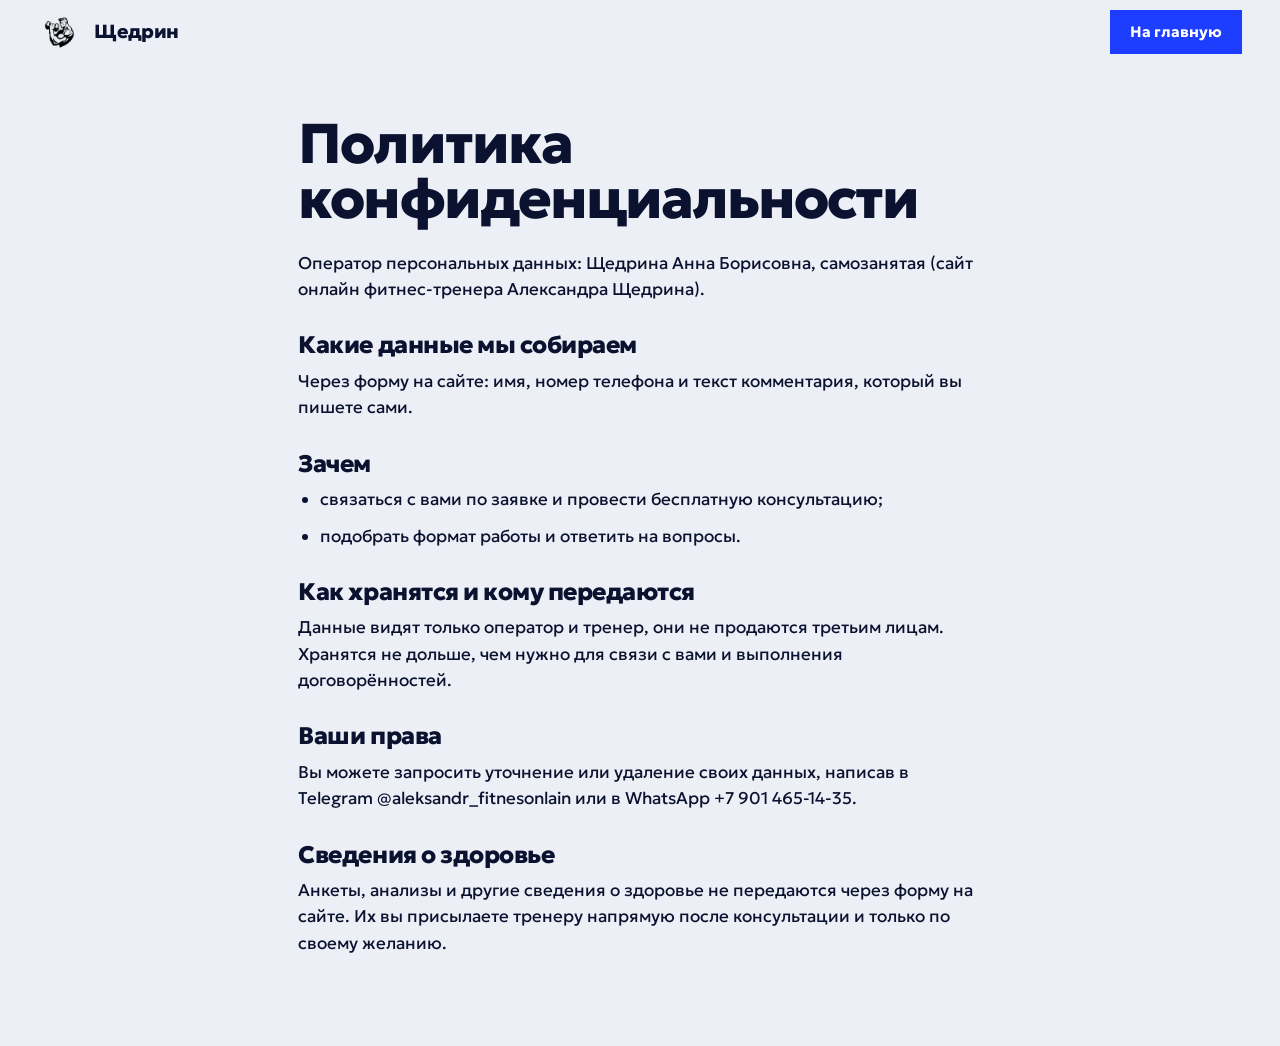
<file: privacy.html>
<!DOCTYPE html>
<html lang="ru"><head><meta charset="utf-8"><meta name="viewport" content="width=device-width, initial-scale=1">
<title>Политика конфиденциальности — Александр Щедрин</title>
<link href="https://fonts.googleapis.com/css2?family=Geologica:wght@400;700;800;900&display=swap" rel="stylesheet">
<link rel="stylesheet" href="styles.css"></head>
<body><header class="header"><div class="header__inner"><a class="logo" href="index.html"><img src="img/logo.png" alt="" width="44" height="44"><span class="logo__t">Щедрин</span></a><a class="btn btn--sm" style="margin-left:auto" href="index.html"><span>На главную</span></a></div></header>
<main class="doc">
<h1>Политика конфиденциальности</h1>
<p>Оператор персональных данных: Щедрина Анна Борисовна, самозанятая (сайт онлайн фитнес-тренера Александра Щедрина).</p>
<h2>Какие данные мы собираем</h2>
<p>Через форму на сайте: имя, номер телефона и текст комментария, который вы пишете сами.</p>
<h2>Зачем</h2>
<ul><li>связаться с вами по заявке и провести бесплатную консультацию;</li><li>подобрать формат работы и ответить на вопросы.</li></ul>
<h2>Как хранятся и кому передаются</h2>
<p>Данные видят только оператор и тренер, они не продаются третьим лицам. Хранятся не дольше, чем нужно для связи с вами и выполнения договорённостей.</p>
<h2>Ваши права</h2>
<p>Вы можете запросить уточнение или удаление своих данных, написав в Telegram @aleksandr_fitnesonlain или в WhatsApp +7 901 465-14-35.</p>
<h2>Сведения о здоровье</h2>
<p>Анкеты, анализы и другие сведения о здоровье не передаются через форму на сайте. Их вы присылаете тренеру напрямую после консультации и только по своему желанию.</p>
</main></body></html>
</file>
<file: styles.css>
:root{
  --bg:#ECEFF5; --bg2:#E0E5F0; --ink:#0A1230; --blue:#1D3DFF; --blue-d:#142BC4; --white:#fff;
  --m:clamp(16px,3vw,44px);
  --ease:cubic-bezier(.22,1,.36,1);
  --sec:clamp(88px,12vw,200px);
  --f:'Geologica',system-ui,-apple-system,'Segoe UI',Arial,sans-serif;
}
*,*::before,*::after{box-sizing:border-box}
html{scroll-behavior:auto;-webkit-text-size-adjust:100%}
html.lenis,html.lenis body{height:auto}
.lenis.lenis-smooth{scroll-behavior:auto!important}
body{margin:0;background:var(--bg);color:var(--ink);font:400 17px/1.55 var(--f);overflow-x:hidden;-webkit-font-smoothing:antialiased}
img{display:block;max-width:100%}
a{color:inherit}
h1,h2,h3,p,ul,ol,dl,dd,figure{margin:0}
ul,ol{padding:0;list-style:none}
button,input,textarea{font:inherit;color:inherit}
:focus-visible{outline:3px solid var(--blue);outline-offset:3px}
::selection{background:var(--blue);color:#fff}
.sr{position:absolute;width:1px;height:1px;overflow:hidden;clip:rect(0 0 0 0);white-space:nowrap}
.wrap{padding-inline:var(--m);max-width:1760px;margin-inline:auto}
.sec{padding-block:var(--sec)}

h1,h2{font-weight:800;letter-spacing:-.035em;line-height:.98}
h2{font-size:clamp(34px,5vw,84px);max-width:19ch}
.w{display:inline-block;overflow:hidden;vertical-align:top;padding-bottom:.1em;margin-bottom:-.1em}
.wi{display:inline-block;will-change:transform}

/* buttons */
.btn{display:inline-flex;align-items:center;justify-content:center;min-height:56px;padding:0 30px;background:var(--blue);color:#fff;font-weight:700;font-size:17px;text-decoration:none;border:0;cursor:pointer;transition:background .25s,transform .25s var(--ease);will-change:transform}
.btn span{display:block;transition:transform .25s var(--ease)}
.btn:hover{background:var(--blue-d)}
.btn:active{transform:scale(.97)}
.btn--sm{min-height:44px;padding:0 20px;font-size:15px}
.btn--ghost{background:transparent;color:var(--ink);box-shadow:inset 0 0 0 3px var(--ink)}
.btn--ghost:hover{background:var(--ink);color:#fff}
.btn--w{background:#fff;color:var(--blue)}
.btn--w:hover{background:var(--ink);color:#fff}
.btn--full{width:100%}
.btn[disabled]{opacity:.7;cursor:default}

/* header */
.header{position:fixed;inset:0 0 auto 0;z-index:50;background:var(--bg);transition:transform .45s var(--ease),background .3s}
.header.scrolled{background:rgba(236,239,245,.96)}
.header.hide{transform:translateY(-100%)}
.header__inner{display:flex;align-items:center;gap:24px;min-width:0;padding:10px var(--m);max-width:1760px;margin:auto}
.logo{display:flex;align-items:center;gap:12px;text-decoration:none;flex-shrink:0;font-weight:800;font-size:19px;letter-spacing:-.02em}
.logo img{width:44px;height:44px;mix-blend-mode:multiply}
.logo__s{font-weight:400;font-size:15px;letter-spacing:0}
.nav{display:flex;gap:30px;margin-left:auto}
.nav a{white-space:nowrap;text-decoration:none;font-weight:500;font-size:16px;position:relative}
.nav a::after{content:"";position:absolute;left:0;right:0;bottom:-4px;height:3px;background:var(--blue);transform:scaleX(0);transform-origin:left;transition:transform .35s var(--ease)}
.nav a:hover::after{transform:scaleX(1)}
.burger{display:none;width:44px;height:44px;border:0;background:none;position:relative;cursor:pointer;margin-left:auto}
.burger i{position:absolute;left:10px;right:10px;height:3px;background:var(--ink);transition:transform .3s var(--ease)}
.burger i:nth-child(1){top:16px}.burger i:nth-child(2){top:25px}
.burger.is-open i:nth-child(1){transform:translateY(4.5px) rotate(45deg)}
.burger.is-open i:nth-child(2){transform:translateY(-4.5px) rotate(-45deg)}

/* hero */
.hero{padding-top:calc(76px + clamp(24px,4vw,64px));padding-bottom:var(--sec)}
.hero__grid{display:grid;grid-template-columns:repeat(12,1fr);column-gap:clamp(16px,2vw,32px);align-items:start}
.hero__text{grid-column:1/9}
.hero__h1{font-size:clamp(40px,7.4vw,136px);letter-spacing:-.04em;line-height:.92;font-weight:900}
.hero__sub{margin-top:clamp(28px,3vw,48px);max-width:44ch;font-size:clamp(17px,1.4vw,22px)}
.hero__act{display:flex;flex-wrap:wrap;gap:14px;margin-top:clamp(24px,2.4vw,36px)}
.stats{display:grid;grid-template-columns:repeat(3,auto);justify-content:start;gap:clamp(24px,5vw,80px);margin-top:clamp(48px,6vw,104px)}
.stats dt{font-weight:800;font-size:clamp(28px,3.4vw,56px);letter-spacing:-.03em;line-height:1}
.stats dt b{font-weight:800}
.stats dd{margin-top:10px;max-width:18ch;font-size:15px;line-height:1.35}
.hero__photo{grid-column:9/13;position:relative}
.hero__frame{aspect-ratio:4/5;overflow:hidden;background:#0a1750}
.hero__frame img{width:100%;height:112%;object-fit:cover;object-position:50% 30%;will-change:transform}
.bib{position:absolute;left:-14%;bottom:7%;display:flex;align-items:center;gap:12px;background:#fff;padding:10px 20px 10px 10px;font-weight:700}
.bib__n{display:grid;place-items:center;min-width:64px;height:64px;background:var(--ink);color:#fff;font-size:26px;font-weight:900;border-radius:50%;font-variant-numeric:tabular-nums}
.bib__t{font-size:15px;line-height:1.2;max-width:8ch}

/* scene (pinned about) */
.scene{height:340vh;position:relative}
.scene__stick{position:sticky;top:0;height:100vh;height:100svh;display:flex;align-items:center;padding-top:72px}
.scene__grid{display:grid;grid-template-columns:repeat(12,1fr);column-gap:clamp(16px,2vw,32px);align-items:center;width:100%}
.scene__pics{grid-column:1/6;position:relative;height:min(78vh,820px);background:#0a1750;overflow:hidden}
.scene__img{position:absolute;inset:0;width:100%;height:100%;object-fit:cover;clip-path:inset(100% 0 0 0);transform:scale(1.12);transition:clip-path 1s var(--ease),transform 1.4s var(--ease)}
.scene__img.is-on{clip-path:inset(0);transform:scale(1)}
.scene__img:first-child{object-position:50% 25%}
.scene__img:nth-child(2){object-position:30% 50%}
.scene__img:nth-child(3){object-position:35% 50%}
.scene__copy{grid-column:7/13}
.scene__copy h2{font-size:clamp(30px,3.9vw,68px);max-width:none}
.scene__lead{margin-top:clamp(18px,2vw,32px);max-width:56ch;font-size:clamp(16px,1.2vw,19px)}
.medals{margin-top:clamp(24px,3vw,48px);position:relative;display:grid}
.medals li{grid-area:1/1;opacity:0;transform:translateY(24px);transition:opacity .5s var(--ease),transform .7s var(--ease);pointer-events:none}
.medals li.is-on{opacity:1;transform:none;pointer-events:auto}
.medals b{display:block;font-size:clamp(24px,2.6vw,44px);font-weight:800;letter-spacing:-.03em;line-height:1.05;color:var(--blue)}
.medals span{display:block;margin-top:8px;font-size:17px}
.scene__bar{margin-top:clamp(24px,3vw,48px);height:8px;background:var(--bg2);max-width:420px}
.scene__bar i{display:block;height:100%;background:var(--blue);transform:scaleX(0);transform-origin:left}

/* goals */
.goals{margin-top:clamp(40px,5vw,80px);display:grid;gap:10px}
.goal{background:var(--bg2);transition:background .3s}
.goal:hover,.goal.is-open{background:#fff}
.goal__b{width:100%;display:flex;align-items:center;justify-content:space-between;gap:24px;text-align:left;background:none;border:0;cursor:pointer;padding:clamp(20px,2.4vw,36px) clamp(18px,2.6vw,40px)}
.goal__t{font-size:clamp(24px,3.5vw,58px);font-weight:700;letter-spacing:-.03em;line-height:1.02;transition:transform .5s var(--ease)}
.goal:hover .goal__t{transform:translateX(12px)}
.goal__i{position:relative;flex:none;width:44px;height:44px;background:var(--blue);transition:transform .5s var(--ease)}
.goal__i::before,.goal__i::after{content:"";position:absolute;left:12px;right:12px;top:20px;height:4px;background:#fff}
.goal__i::after{transform:rotate(90deg);transition:transform .4s var(--ease)}
.goal.is-open .goal__i::after{transform:rotate(0)}
.goal__p{display:grid;grid-template-rows:0fr;transition:grid-template-rows .55s var(--ease)}
.goal.is-open .goal__p{grid-template-rows:1fr}
.goal__p>div{overflow:hidden;padding-inline:clamp(18px,2.6vw,40px)}
.goal__p p{max-width:52ch;font-size:clamp(17px,1.3vw,21px)}
.goal__a{display:inline-block;margin:18px 0 clamp(20px,2.4vw,36px);font-weight:700;color:var(--blue);text-decoration:none;border-bottom:3px solid currentColor}
.goal__a:hover{color:var(--ink)}

/* cities */
.cities{padding-top:var(--sec)}
.ticker{margin-top:clamp(36px,4vw,64px);background:var(--blue);color:#fff;overflow:hidden;padding-block:clamp(22px,3vw,48px)}
.ticker__row{display:flex;width:max-content;gap:clamp(40px,6vw,110px);padding-right:clamp(40px,6vw,110px);will-change:transform}
.ticker__row span{font-size:clamp(44px,8vw,150px);font-weight:900;letter-spacing:-.04em;line-height:1;white-space:nowrap}

/* format */
.fmt{margin-top:clamp(40px,5vw,80px);display:grid;grid-template-columns:repeat(12,1fr);column-gap:clamp(16px,2vw,32px);align-items:start}
.fmt__opts{grid-column:1/8;border:0;margin:0;padding:0;display:grid;gap:10px;min-width:0}
.opt{display:block;cursor:pointer}
.opt input{position:absolute;opacity:0;pointer-events:none}
.opt__b{display:flex;align-items:center;justify-content:space-between;gap:24px;min-height:clamp(76px,7vw,112px);padding:16px clamp(18px,2.4vw,36px);background:var(--bg2);transition:background .3s,color .3s,transform .4s var(--ease)}
.opt:hover .opt__b{transform:translateX(8px)}
.opt__t{font-size:clamp(19px,2vw,32px);font-weight:700;letter-spacing:-.02em;line-height:1.1}
.opt__p{font-size:clamp(19px,2vw,32px);font-weight:800;white-space:nowrap}
.opt input:checked+.opt__b{background:var(--ink);color:#fff;transform:translateX(8px)}
.opt input:focus-visible+.opt__b{outline:3px solid var(--blue);outline-offset:3px}
.res{grid-column:8/13;position:sticky;top:96px;background:var(--blue);color:#fff;padding:clamp(24px,3vw,48px)}
.res__k{font-size:clamp(19px,1.6vw,26px);font-weight:700;letter-spacing:-.01em}
.res__price{margin-top:12px;font-size:clamp(56px,6.6vw,120px);font-weight:900;letter-spacing:-.045em;line-height:.95;font-variant-numeric:tabular-nums;white-space:nowrap}
.res__day{margin-top:10px;font-size:17px;font-weight:500}
.res__list{margin:clamp(20px,2.4vw,32px) 0 clamp(24px,2.6vw,36px);display:grid;gap:10px}
.res__list li{position:relative;padding-left:26px;font-size:16px;line-height:1.4}
.res__list li::before{content:"";position:absolute;left:0;top:.5em;width:12px;height:12px;background:#fff}

/* process */
.proc{display:grid;grid-template-columns:repeat(12,1fr);column-gap:clamp(16px,2vw,32px);align-items:start}
.proc__head{grid-column:1/6;position:sticky;top:110px}
.proc__head p{margin-top:24px;max-width:34ch;font-size:clamp(17px,1.3vw,21px)}
.proc__body{grid-column:7/13;position:relative;padding-left:clamp(28px,3vw,52px)}
.proc__bar{position:absolute;left:0;top:0;bottom:0;width:8px;background:var(--bg2)}
.proc__bar i{display:block;width:100%;height:100%;background:var(--blue);transform:scaleY(0);transform-origin:top}
.steps li{padding-block:clamp(24px,5vh,56px);opacity:.38;transform:translateX(-10px);transition:opacity .6s var(--ease),transform .7s var(--ease)}
.steps li:first-child{padding-top:0}
.steps li.is-on{opacity:1;transform:none}
.steps b{display:block;font-size:clamp(26px,3vw,50px);font-weight:800;letter-spacing:-.03em;line-height:1.02}
.steps p{margin-top:12px;max-width:46ch}

/* reviews */
.rv{display:grid;grid-template-columns:repeat(12,1fr);column-gap:clamp(16px,2vw,32px);align-items:start}
.rv__head{grid-column:1/6;position:sticky;top:110px}
.rv__res{margin-top:clamp(32px,4vw,64px);display:grid;gap:clamp(20px,2.4vw,36px)}
.rv__res dt{font-size:clamp(56px,7vw,124px);font-weight:900;letter-spacing:-.045em;line-height:.95;color:var(--blue);font-variant-numeric:tabular-nums}
.rv__res dt b{font-weight:900}
.rv__res dd{margin-top:8px;max-width:30ch;font-size:16px}
.rv__note{margin-top:28px;max-width:36ch;font-size:14px;line-height:1.4}
.rv__list{grid-column:7/13;display:grid;gap:10px}
.rv__item{background:var(--bg2);padding:clamp(22px,2.6vw,40px);transition:background .3s,transform .5s var(--ease)}
.rv__item:nth-child(even){background:#fff}
.rv__item:hover{transform:translateX(-8px)}
.rv__item blockquote{margin:0}
.rv__item p{font-size:clamp(17px,1.35vw,21px);line-height:1.5;max-width:56ch}
.rv__item figcaption{margin-top:18px;font-weight:800;font-size:18px;color:var(--blue)}

/* faq */
.faq{display:grid;grid-template-columns:repeat(12,1fr);column-gap:clamp(16px,2vw,32px);align-items:start}
.faq h2{grid-column:1/6;position:sticky;top:110px}
.faq__list{grid-column:7/13;display:grid;gap:10px}
details{background:var(--bg2);transition:background .3s}
details[open],details:hover{background:#fff}
summary{list-style:none;cursor:pointer;display:flex;justify-content:space-between;align-items:center;gap:20px;padding:clamp(18px,2vw,30px) clamp(18px,2.4vw,34px);font-size:clamp(19px,1.8vw,28px);font-weight:700;letter-spacing:-.02em;line-height:1.15}
summary::-webkit-details-marker{display:none}
summary::after{content:"";flex:none;width:18px;height:18px;border-right:4px solid var(--blue);border-bottom:4px solid var(--blue);transform:rotate(45deg) translate(-3px,-3px);transition:transform .4s var(--ease)}
details[open] summary::after{transform:rotate(225deg) translate(-3px,-3px)}
details>div{padding:0 clamp(18px,2.4vw,34px) clamp(20px,2.4vw,32px);max-width:60ch}
details[open]>div{animation:fadeUp .5s var(--ease)}
@keyframes fadeUp{from{opacity:0;transform:translateY(12px)}to{opacity:1;transform:none}}

/* cta */
.sec--cta{background:var(--blue);color:#fff}
.cta{display:grid;grid-template-columns:repeat(12,1fr);column-gap:clamp(16px,2vw,32px);align-items:start}
.cta__l{grid-column:1/7}
.cta__l h2{max-width:14ch}
.cta__l>p{margin-top:24px;max-width:38ch;font-size:clamp(17px,1.4vw,22px)}
.contacts{margin-top:clamp(28px,3vw,48px);display:flex;flex-wrap:wrap;gap:12px}
.contacts a{display:inline-flex;align-items:center;min-height:48px;padding:0 22px;background:#fff;color:var(--blue);font-weight:700;text-decoration:none;transition:background .25s,color .25s,transform .25s var(--ease)}
.contacts a:hover{background:var(--ink);color:#fff;transform:translateY(-3px)}
.form{grid-column:8/13;display:grid;gap:14px}
.fld{display:grid;gap:8px;font-weight:500;font-size:16px}
.fld input,.fld textarea{width:100%;min-height:56px;padding:14px 18px;background:#fff;color:var(--ink);border:0;border-radius:0;resize:vertical;transition:box-shadow .25s}
.fld input:focus,.fld textarea:focus{outline:0;box-shadow:0 0 0 4px var(--ink)}
.form__ok{font-weight:700;font-size:18px}
.form__note{font-size:14px;line-height:1.4}

/* footer */
.foot{padding-top:clamp(56px,8vw,120px);padding-bottom:24px;overflow:hidden}
.foot__name{font-size:clamp(80px,26vw,520px);font-weight:900;letter-spacing:-.06em;line-height:.8;margin-left:-.04em;white-space:nowrap;will-change:transform}
.foot__row{display:flex;justify-content:space-between;gap:24px;margin-top:clamp(28px,3vw,48px);font-size:15px;max-width:none}
.foot__row p:first-child{max-width:42ch}
.foot__row p:last-child{text-align:right}

.fab{position:fixed;right:var(--m);bottom:18px;z-index:40;display:inline-flex;align-items:center;min-height:52px;padding:0 24px;background:var(--ink);color:#fff;font-weight:700;text-decoration:none;box-shadow:0 8px 24px rgba(10,18,48,.25);transition:transform .35s var(--ease),background .25s}
.fab:hover{background:var(--blue);transform:translateY(-3px)}

/* privacy page */
.doc{max-width:760px;margin:0 auto;padding:calc(76px + 40px) var(--m) 80px}
.doc h1{font-size:clamp(32px,5vw,56px);margin-bottom:24px}
.doc h2{font-size:24px;margin:32px 0 10px;max-width:none;letter-spacing:-.02em}
.doc p,.doc li{margin-bottom:10px}
.doc ul{list-style:disc;padding-left:22px}

/* breakpoints */
@media (max-width:1180px){.nav{gap:20px}.nav a{font-size:15px}.logo__s{display:none}}
@media (max-width:1100px){
  .burger{display:block}
  .header .btn--sm{display:none}
  .nav{position:fixed;inset:64px 0 auto 0;margin:0;flex-direction:column;gap:0;background:var(--bg);padding:8px var(--m) 24px;transform:translateY(-120%);transition:transform .5s var(--ease);z-index:-1}
  .nav.is-open{transform:none}
  .nav a{font-size:26px;font-weight:800;padding:12px 0}
  .nav a::after{display:none}
}
@media (max-width:900px){
  h2{max-width:none}
  .hero__grid,.scene__grid,.fmt,.proc,.faq,.cta,.rv{display:block}
  .rv__head{position:static;margin-bottom:32px}
  .rv__res{grid-template-columns:1fr 1fr}
  .hero__h1{font-size:10.4vw}
  .hero__photo{margin-top:36px;margin-left:0}
  .bib{left:12px;bottom:12px}
  .hero__frame{aspect-ratio:1/1}
  .stats{margin-top:36px;gap:20px}
  .stats dt{font-size:26px}
  .scene{height:auto}
  .scene__stick{position:static;height:auto;padding-top:0;display:block}
  .scene__pics{position:sticky;top:64px;z-index:2;height:44vh;margin-inline:calc(var(--m)*-1)}
  .scene__copy{padding-top:28px}
  .scene__copy h2{font-size:7vw}
  .medals{display:block;margin-top:0}
  .medals li{opacity:.4;transform:none;padding-block:30px 20vh}
  .medals li.is-on{opacity:1}
  .scene__bar{display:none}
  .goal__t{font-size:6.4vw}
  .fmt__opts{margin-bottom:16px}
  .res{position:static}
  .proc__head{position:static;margin-bottom:36px}
  .faq h2{position:static;margin-bottom:32px}
  .cta__l{margin-bottom:36px}
  .foot__row{flex-direction:column}
  .foot__row p:last-child{text-align:left}
}
@media (max-width:560px){
  body{font-size:16px}
  .hero__h1{font-size:10.6vw}
  .btn{width:100%}
  .btn--ghost{width:100%}
  .stats{grid-template-columns:1fr 1fr 1fr;gap:12px}
  .stats dd{font-size:13px}
  .opt__b{flex-direction:column;align-items:flex-start;gap:6px}
  .fab span{display:none}
  .fab{width:52px;padding:0;justify-content:center}
  .fab::before{content:"WA";font-weight:800}
  .scene__pics{height:38vh}
}
@media (max-width:380px){.logo__t{font-size:17px}.stats dt{font-size:22px}}

@media (prefers-reduced-motion:reduce){
  *,*::before,*::after{animation-duration:.01ms!important;transition-duration:.01ms!important}
  .scene__img{clip-path:none;transform:none}
  .scene__img:not(.is-on){opacity:0}
  .steps li{opacity:1;transform:none}
}
</file>
